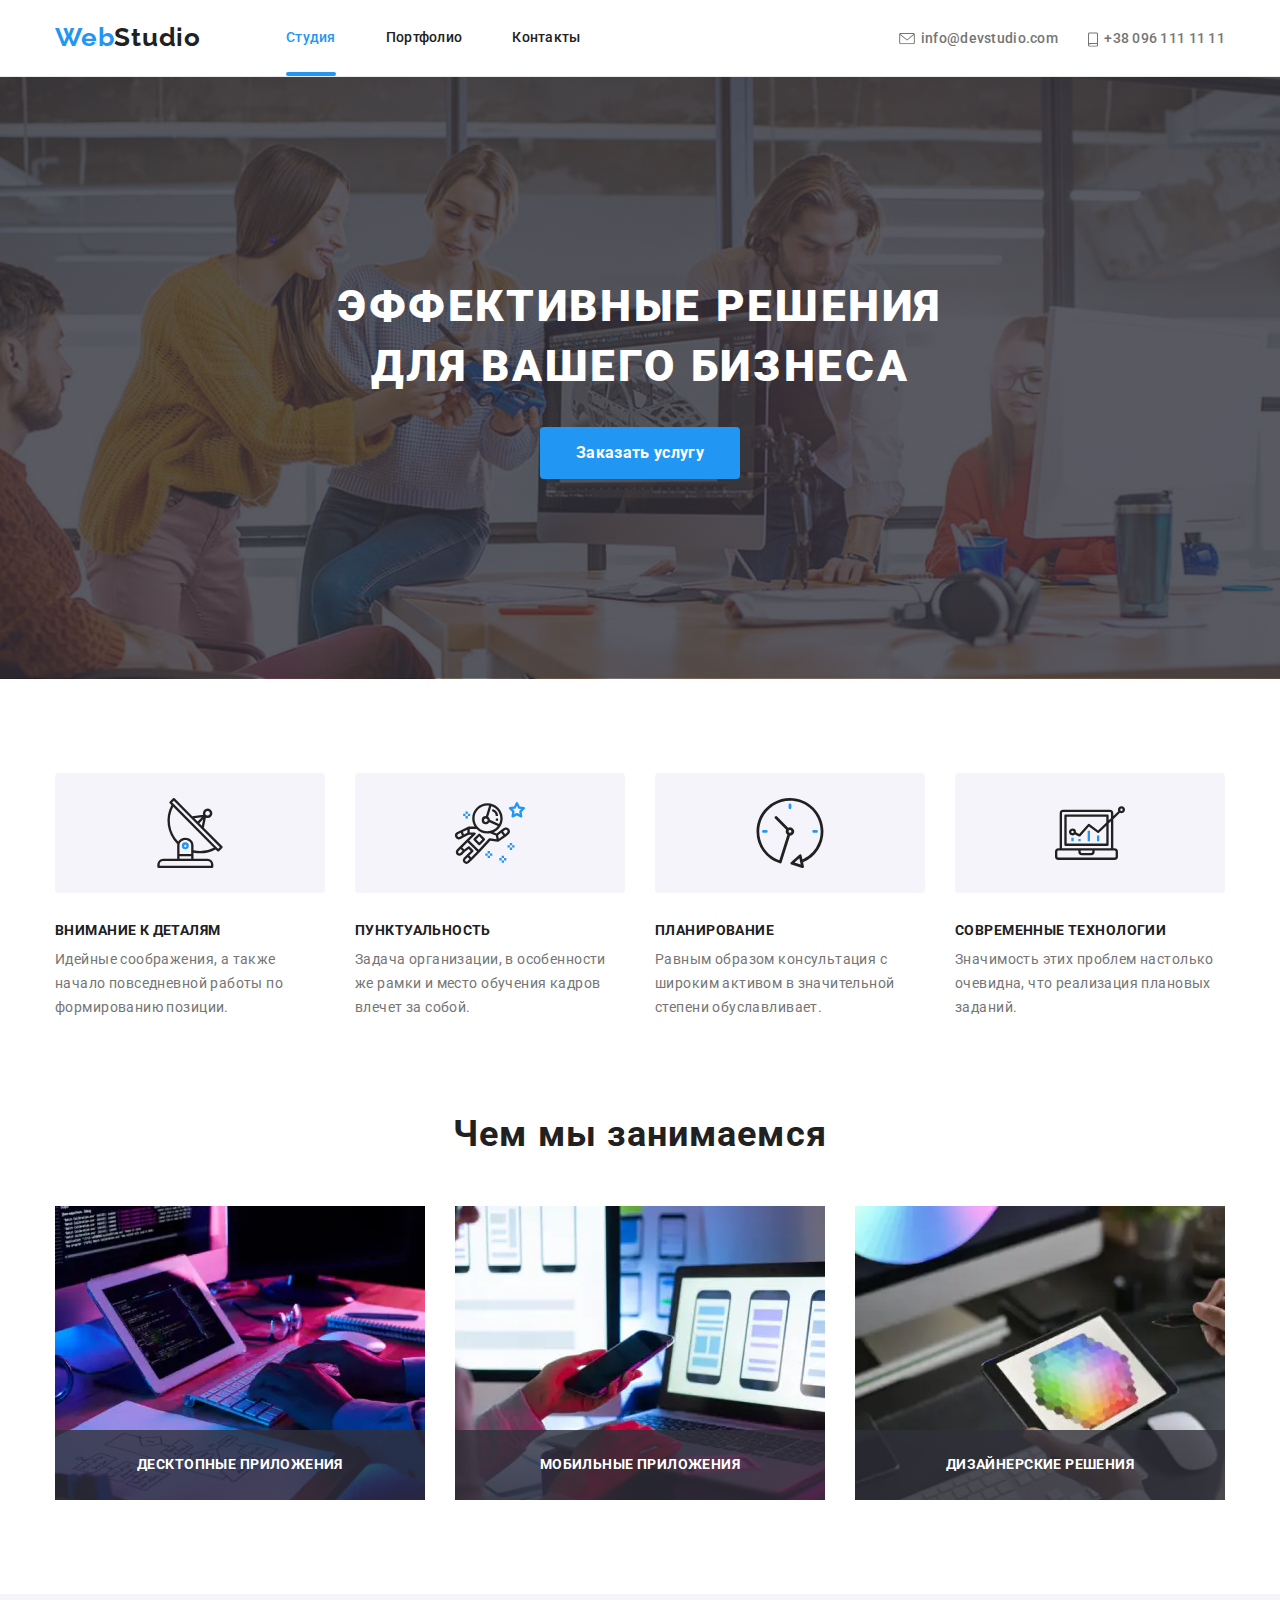
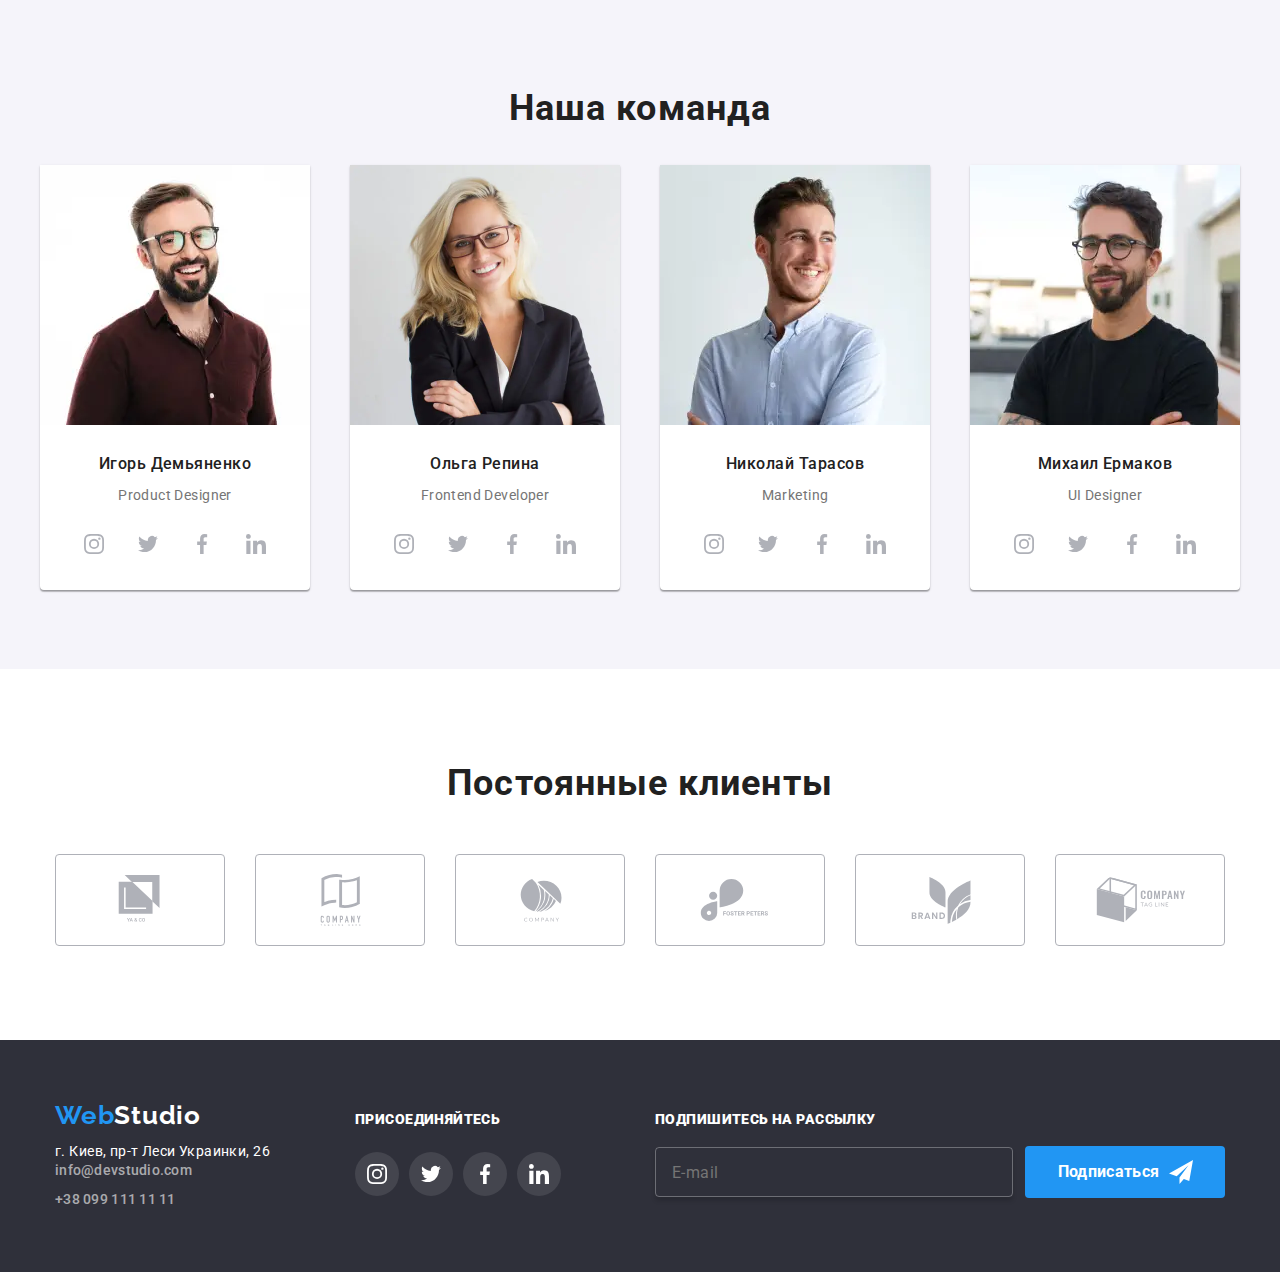
<file: index.html>
<!DOCTYPE html>
<html lang="ru">
  <head>
    <meta charset="UTF-8" />
    <meta name="viewport" content="width=device-width, initial-scale=1.0" />
    <title>Web Studio</title>
    <link
      href="https://fonts.googleapis.com/css2?family=Raleway:wght@700&family=Roboto:wght@400;500;700;900&display=swap"
      rel="stylesheet"
    />
    <link rel="stylesheet" href="./css/main.min.css" />
  </head>
  <body class="body" data-body>
    <!-- Шапка сайта -->
    <header class="header">
      <div class="page-header container">
        <nav class="nav">
          <a href="/index.html" class="logo"
            ><span class="element">Web</span>Studio</a
          >
          <button
            type="button"
            class="menu-button"
            aria-expanded="false"
            data-menu-button
          >
            <svg
              class="svg-menu"
              width="40"
              height="40"
              aria-label="menu switch"
            >
              <use
                class="icon-menu"
                href="./images/menu-sprite.svg#menu-menu"
              ></use>
              <use
                class="icon-close"
                href="./images/menu-sprite.svg#menu-close"
              ></use>
            </svg>
          </button>
          <div class="menu-container" data-menu>
            <ul class="site-nav list">
              <li class="item current">
                <a href="./index.html" class="link current">Студия</a>
              </li>
              <li class="item">
                <a href="./portfolio.html" class="link">Портфолио</a>
              </li>
              <li class="item"><a href="" class="link">Контакты</a></li>
            </ul>
            <ul class="cont-nav list">
              <li class="item">
                <a href="mailto:info@devstudio.com" class="cont-nav__link">
                  <svg class="cont-nav__icon" width="16" height="11.2">
                    <use href="./images/sprite.svg#iconmail"></use>
                  </svg>
                  info@devstudio.com
                </a>
              </li>
              <li class="item">
                <a href="tel:+380961111111" class="cont-nav__link">
                  <svg class="cont-nav__icon" width="10" height="15">
                    <use href="./images/sprite.svg#iconphone"></use>
                  </svg>
                  +38 096 111 11 11
                </a>
              </li>
            </ul>
          </div>
        </nav>
      </div>
    </header>
    <main>
      <!-- Герой -->
      <section class="hero">
        <div class="container">
          <h1 class="hero-title">
            эффективные решения<br />для вашего бизнеса
          </h1>
          <button class="button centered" data-modal-open>
            Заказать услугу
          </button>
        </div>
      </section>
      <!-- Преимущества -->
      <section class="section no-padding">
        <div class="container">
          <h2 class="section-title visually-hidden">Наши преимущества</h2>
          <ul class="feature-list list">
            <li class="item antenna">
              <h3 class="title">Внимание к деталям</h3>
              <p>
                Идейные соображения, а также начало повседневной работы по
                формированию позиции.
              </p>
            </li>
            <li class="item clock">
              <h3 class="title">Пунктуальность</h3>
              <p>
                Задача организации, в особенности же рамки и место обучения
                кадров влечет за собой.
              </p>
            </li>
            <li class="item diagram">
              <h3 class="title">Планирование</h3>
              <p>
                Равным образом консультация с широким активом в значительной
                степени обуславливает.
              </p>
            </li>
            <li class="item astronaut">
              <h3 class="title">Современные технологии</h3>
              <p>
                Значимость этих проблем настолько очевидна, что реализация
                плановых заданий.
              </p>
            </li>
          </ul>
        </div>
      </section>
      <!-- Чем мы занимаемся -->
      <section class="section no-display">
        <div class="container">
          <h2 class="section-title">Чем мы занимаемся</h2>
          <ul class="work list">
            <li class="item">
              <a href="">
                <picture>
                  <source
                    srcset="
                      ./images/work/desktop/desktop.webp    370w,
                      ./images/work/desktop/desktop@2x.webp 740w
                    "
                    sizes="370px"
                    type="image/webp"
                  />
                  <img
                    srcset="
                      ./images/work/desktop/desktop.webp    370w,
                      ./images/work/desktop/desktop@2x.webp 740w
                    "
                    sizes="370px"
                    src="./images/work/desktop/desktop.jpg"
                    alt="ноутбук"
                  />
                </picture>
                <h3 class="title">Десктопные приложения</h3>
              </a>
            </li>
            <li class="item">
              <a href="">
                <picture>
                  <source
                    srcset="
                      ./images/work/phone/phone.webp    370w,
                      ./images/work/phone/phone@2x.webp 740w
                    "
                    sizes="370px"
                    type="image/webp"
                  />
                  <img
                    srcset="
                      ./images/work/phone/phone.webp    370w,
                      ./images/work/phone/phone@2x.webp 740w
                    "
                    sizes="370px"
                    src="./images/work/phone/phone.jpg"
                    alt="телефон"
                  />
                </picture>
                <h3 class="title">Мобильные приложения</h3>
              </a>
            </li>
            <li class="item">
              <a href="">
                <picture>
                  <source
                    srcset="
                      ./images/work/design/design.webp    370w,
                      ./images/work/design/design@2x.webp 740w
                    "
                    sizes="370px"
                    type="image/webp"
                  />
                  <img
                    srcset="
                      ./images/work/design/design.webp    370w,
                      ./images/work/design/design@2x.webp 740w
                    "
                    sizes="370px"
                    src="./images/work/design/design.jpg"
                    alt="дизайн"
                  />
                </picture>
                <h3 class="title">Дизайнерские решения</h3>
              </a>
            </li>
          </ul>
        </div>
      </section>
      <!-- Наша команда -->
      <section class="section alt-bg-color">
        <div class="container">
          <h2 class="section-title">Наша команда</h2>
          <ul class="team list">
            <li class="card">
              <picture>
                <source
                  srcset="
                    ./images/team/igor/igor-mobile.webp    450w,
                    ./images/team/igor/igor-mobile@2x.webp 900w,
                    ./images/team/igor/igor-tablet.webp    354w,
                    ./images/team/igor/igor-tablet@2x.webp 708w,
                    ./images/team/igor/igor-laptop.webp    270w,
                    ./images/team/igor/igor-laptop@2x.webp 540w
                  "
                  type="image/webp"
                  sizes="(min-width: 1230px) 270px, (min-width: 768px) 354px, 450px"
                />
                <img
                  srcset="
                    ./images/team/igor/igor-mobile.jpg    450w,
                    ./images/team/igor/igor-mobile@2x.jpg 900w,
                    ./images/team/igor/igor-tablet.jpg    354w,
                    ./images/team/igor/igor-tablet@2x.jpg 708w,
                    ./images/team/igor/igor-laptop.jpg    270w,
                    ./images/team/igor/igor-laptop@2x.jpg 540w
                  "
                  src="./images/team/igor/igor-mobile.jpg"
                  class="team-img"
                  alt="Игорь Демьяненко"
                  sizes="(min-width: 1230px) 270px, (min-width: 768px) 354px, 450px"
                />
              </picture>
              <h3 class="team-title">Игорь Демьяненко</h3>
              <p class="team-special">Product Designer</p>
              <ul class="social-list">
                <li class="social-item">
                  <a
                    href="https://www.instagram.com/"
                    class="social-link instagram"
                    target="_blank"
                    aria-label="ссылка на instagram"
                  >
                    <svg class="social-icon" width="20" height="20">
                      <use href="./images/sprite.svg#iconinstagram"></use>
                    </svg>
                  </a>
                </li>
                <li class="social-item">
                  <a
                    href="https://www.twitter.com/"
                    class="social-link twitter"
                    target="_blank"
                    aria-label="ссылка на twitter"
                    ><svg class="social-icon" width="20" height="20">
                      <use href="./images/sprite.svg#icontwitter"></use>
                    </svg>
                  </a>
                </li>
                <li class="social-item">
                  <a
                    href="https://www.facebook.com/"
                    class="social-link facebook"
                    target="_blank"
                    aria-label="ссылка на facebook"
                  >
                    <svg class="social-icon" width="20" height="20">
                      <use href="./images/sprite.svg#iconfacebook"></use>
                    </svg>
                  </a>
                </li>
                <li class="social-item">
                  <a
                    href="https://www.linkedin.com/"
                    class="social-link linkedin"
                    target="_blank"
                    aria-label="ссылка на linkedin"
                    ><svg class="social-icon" width="20" height="20">
                      <use href="./images/sprite.svg#iconlinkedin"></use>
                    </svg>
                  </a>
                </li>
              </ul>
            </li>
            <li class="card">
              <picture>
                <source
                  srcset="
                    ./images/team/olga/olga-mobile.webp    450w,
                    ./images/team/olga/olga-mobile@2x.webp 900w,
                    ./images/team/olga/olga-tablet.webp    354w,
                    ./images/team/olga/olga-tablet@2x.webp 708w,
                    ./images/team/olga/olga-laptop.webp    270w,
                    ./images/team/olga/olga-laptop@2x.webp 540w
                  "
                  type="image/webp"
                  sizes="(min-width: 1230px) 270px, (min-width: 768px) 354px, 450px"
                />
                <img
                  srcset="
                    ./images/team/olga/olga-mobile.jpg    450w,
                    ./images/team/olga/olga-mobile@2x.jpg 900w,
                    ./images/team/olga/olga-tablet.jpg    354w,
                    ./images/team/olga/olga-tablet@2x.jpg 708w,
                    ./images/team/olga/olga-laptop.jpg    270w,
                    ./images/team/olga/olga-laptop@2x.jpg 540w
                  "
                  src="./images/team/olga/olga-mobile.jpg"
                  class="team-img"
                  alt="Ольга Репина"
                  sizes="(min-width: 1230px) 270px, (min-width: 768px) 354px, 450px"
                />
              </picture>
              <h3 class="team-title">Ольга Репина</h3>
              <p class="team-special">Frontend Developer</p>
              <ul class="social-list">
                <li class="social-item">
                  <a
                    href="https://www.instagram.com/"
                    class="social-link instagram"
                    target="_blank"
                    aria-label="ссылка на instagram"
                  >
                    <svg class="social-icon" width="20" height="20">
                      <use href="./images/sprite.svg#iconinstagram"></use>
                    </svg>
                  </a>
                </li>
                <li class="social-item">
                  <a
                    href="https://www.twitter.com/"
                    class="social-link twitter"
                    target="_blank"
                    aria-label="ссылка на twitter"
                    ><svg class="social-icon" width="20" height="20">
                      <use href="./images/sprite.svg#icontwitter"></use>
                    </svg>
                  </a>
                </li>
                <li class="social-item">
                  <a
                    href="https://www.facebook.com/"
                    class="social-link facebook"
                    target="_blank"
                    aria-label="ссылка на facebook"
                  >
                    <svg class="social-icon" width="20" height="20">
                      <use href="./images/sprite.svg#iconfacebook"></use>
                    </svg>
                  </a>
                </li>
                <li class="social-item">
                  <a
                    href="https://www.linkedin.com/"
                    class="social-link linkedin"
                    target="_blank"
                    aria-label="ссылка на linkedin"
                    ><svg class="social-icon" width="20" height="20">
                      <use href="./images/sprite.svg#iconlinkedin"></use>
                    </svg>
                  </a>
                </li>
              </ul>
            </li>
            <li class="card">
              <picture>
                <source
                  srcset="
                    ./images/team/nick/nick-mobile.webp    450w,
                    ./images/team/nick/nick-mobile@2x.webp 900w,
                    ./images/team/nick/nick-tablet.webp    354w,
                    ./images/team/nick/nick-tablet@2x.webp 708w,
                    ./images/team/nick/nick-laptop.webp    270w,
                    ./images/team/nick/nick-laptop@2x.webp 540w
                  "
                  type="image/webp"
                  sizes="(min-width: 1230px) 270px, (min-width: 768px) 354px, 450px"
                />
                <img
                  srcset="
                    ./images/team/nick/nick-mobile.jpg    450w,
                    ./images/team/nick/nick-mobile@2x.jpg 900w,
                    ./images/team/nick/nick-tablet.jpg    354w,
                    ./images/team/nick/nick-tablet@2x.jpg 708w,
                    ./images/team/nick/nick-laptop.jpg    270w,
                    ./images/team/nick/nick-laptop@2x.jpg 540w
                  "
                  src="./images/team/nick/nick-mobile.jpg"
                  class="team-img"
                  alt="Николай Тарасов"
                  sizes="(min-width: 1230px) 270px, (min-width: 768px) 354px, 450px"
                />
              </picture>
              <h3 class="team-title">Николай Тарасов</h3>
              <p class="team-special">Marketing</p>
              <ul class="social-list">
                <li class="social-item">
                  <a
                    href="https://www.instagram.com/"
                    class="social-link instagram"
                    target="_blank"
                    aria-label="ссылка на instagram"
                  >
                    <svg class="social-icon" width="20" height="20">
                      <use href="./images/sprite.svg#iconinstagram"></use>
                    </svg>
                  </a>
                </li>
                <li class="social-item">
                  <a
                    href="https://www.twitter.com/"
                    class="social-link twitter"
                    target="_blank"
                    aria-label="ссылка на twitter"
                    ><svg class="social-icon" width="20" height="20">
                      <use href="./images/sprite.svg#icontwitter"></use>
                    </svg>
                  </a>
                </li>
                <li class="social-item">
                  <a
                    href="https://www.facebook.com/"
                    class="social-link facebook"
                    target="_blank"
                    aria-label="ссылка на facebook"
                  >
                    <svg class="social-icon" width="20" height="20">
                      <use href="./images/sprite.svg#iconfacebook"></use>
                    </svg>
                  </a>
                </li>
                <li class="social-item">
                  <a
                    href="https://www.linkedin.com/"
                    class="social-link linkedin"
                    target="_blank"
                    aria-label="ссылка на linkedin"
                    ><svg class="social-icon" width="20" height="20">
                      <use href="./images/sprite.svg#iconlinkedin"></use>
                    </svg>
                  </a>
                </li>
              </ul>
            </li>
            <li class="card">
              <picture>
                <source
                  srcset="
                    ./images/team/misha/misha-mobile.webp    450w,
                    ./images/team/misha/misha-mobile@2x.webp 900w,
                    ./images/team/misha/misha-tablet.webp    354w,
                    ./images/team/misha/misha-tablet@2x.webp 708w,
                    ./images/team/misha/misha-laptop.webp    270w,
                    ./images/team/misha/misha-laptop@2x.webp 540w
                  "
                  type="image/webp"
                  sizes="(min-width: 1230px) 270px, (min-width: 768px) 354px, 450px"
                />
                <img
                  srcset="
                    ./images/team/misha/misha-mobile.jpg    450w,
                    ./images/team/misha/misha-mobile@2x.jpg 900w,
                    ./images/team/misha/misha-tablet.jpg    354w,
                    ./images/team/misha/misha-tablet@2x.jpg 708w,
                    ./images/team/misha/misha-laptop.jpg    270w,
                    ./images/team/misha/misha-laptop@2x.jpg 540w
                  "
                  src="./images/team/misha/misha-mobile.jpg"
                  class="team-img"
                  alt="Михаил Ермаков"
                  sizes="(min-width: 1230px) 270px, (min-width: 768px) 354px, 450px"
                />
              </picture>
              <h3 class="team-title">Михаил Ермаков</h3>
              <p class="team-special">UI Designer</p>
              <ul class="social-list">
                <li class="social-item">
                  <a
                    href="https://www.instagram.com/"
                    class="social-link instagram"
                    target="_blank"
                    aria-label="ссылка на instagram"
                  >
                    <svg class="social-icon" width="20" height="20">
                      <use href="./images/sprite.svg#iconinstagram"></use>
                    </svg>
                  </a>
                </li>
                <li class="social-item">
                  <a
                    href="https://www.twitter.com/"
                    class="social-link twitter"
                    target="_blank"
                    aria-label="ссылка на twitter"
                    ><svg class="social-icon" width="20" height="20">
                      <use href="./images/sprite.svg#icontwitter"></use>
                    </svg>
                  </a>
                </li>
                <li class="social-item">
                  <a
                    href="https://www.facebook.com/"
                    class="social-link facebook"
                    target="_blank"
                    aria-label="ссылка на facebook"
                  >
                    <svg class="social-icon" width="20" height="20">
                      <use href="./images/sprite.svg#iconfacebook"></use>
                    </svg>
                  </a>
                </li>
                <li class="social-item">
                  <a
                    href="https://www.linkedin.com/"
                    class="social-link linkedin"
                    target="_blank"
                    aria-label="ссылка на linkedin"
                    ><svg class="social-icon" width="20" height="20">
                      <use href="./images/sprite.svg#iconlinkedin"></use>
                    </svg>
                  </a>
                </li>
              </ul>
            </li>
          </ul>
        </div>
      </section>
      <!-- Постоянные клиенты -->
      <section class="section">
        <div class="container">
          <h2 class="section-title">Постоянные клиенты</h2>
          <ul class="clients list">
            <li class="item">
              <a
                href=""
                class="clients-link"
                aria-label="ссылка на сайт клиента"
              >
                <svg class="clients-icon" width="170" height="90">
                  <use href="./images/sprite-clients.svg#client1"></use>
                </svg>
              </a>
            </li>
            <li class="item">
              <a
                href=""
                class="clients-link"
                aria-label="ссылка на сайт клиента"
              >
                <svg class="clients-icon" width="170" height="90">
                  <use href="./images/sprite-clients.svg#client2"></use>
                </svg>
              </a>
            </li>
            <li class="item">
              <a
                href=""
                class="clients-link"
                aria-label="ссылка на сайт клиента"
              >
                <svg class="clients-icon" width="170" height="90">
                  <use href="./images/sprite-clients.svg#client3"></use>
                </svg>
              </a>
            </li>
            <li class="item">
              <a
                href=""
                class="clients-link"
                aria-label="ссылка на сайт клиента"
              >
                <svg class="clients-icon" width="170" height="90">
                  <use href="./images/sprite-clients.svg#client4"></use>
                </svg>
              </a>
            </li>
            <li class="item">
              <a
                href=""
                class="clients-link"
                aria-label="ссылка на сайт клиента"
              >
                <svg class="clients-icon" width="170" height="90">
                  <use href="./images/sprite-clients.svg#client5"></use>
                </svg>
              </a>
            </li>
            <li class="item">
              <a
                href=""
                class="clients-link"
                aria-label="ссылка на сайт клиента"
              >
                <svg class="clients-icon" width="170" height="90">
                  <use href="./images/sprite-clients.svg#client6"></use>
                </svg>
              </a>
            </li>
          </ul>
        </div>
      </section>
      <!-- Модалка -->
      <div class="backdrop is-hidden" data-modal>
        <div class="modal">
          <button class="modal-button" data-modal-close>
            <svg class="modal-icon" width="11" height="11">
              <use href="./images/modal-sprite.svg#modalclose"></use>
            </svg>
          </button>
          <p class="modal-title">Оставьте свои данные, мы вам перезвоним</p>
          <form action="#" class="modal-form" id="modal-form">
            <div class="form-field">
              <input
                class="form-input"
                type="text"
                name="name"
                id="name"
                placeholder=" "
              />
              <label class="form-label" for="name">Имя</label>
              <svg class="modal-svg" width="18px" height="18">
                <use href="./images/modal-sprite.svg#modalperson"></use>
              </svg>
            </div>
            <div class="form-field">
              <input
                class="form-input"
                type="tel"
                name="tel"
                id="tel"
                placeholder=" "
              />
              <label class="form-label" for="tel">Телефон</label>
              <svg class="modal-svg" width="18px" height="18">
                <use href="./images/modal-sprite.svg#modalphone"></use>
              </svg>
            </div>
            <div class="form-field">
              <input
                class="form-input"
                type="email"
                name="email"
                id="email"
                placeholder=" "
              />
              <label class="form-label" for="email">Почта</label>
              <svg class="modal-svg" width="18px" height="18">
                <use href="./images/modal-sprite.svg#modalemail"></use>
              </svg>
            </div>
            <div class="comment-field">
              <textarea
                class="comment"
                name="comment"
                id="comment"
                cols="30"
                rows="10"
                placeholder=" "
              ></textarea>
              <label class="comment-label" for="comment">Комментарий</label>
            </div>
            <label class="form-field sending">
              <input class="checkbox" type="checkbox" value="agree" />
              <svg class="checkbox-svg" width="16" height="15">
                <use href="./images/modal-sprite.svg#modalrectangle"></use>
              </svg>
              Соглашаюсь с рассылкой и принимаю
              <a href="" target="blank" class="modal-link">Условия договора</a>
            </label>
            <button type="submit" class="button">
              Отправить
            </button>
          </form>
        </div>
      </div>
    </main>
    <!-- Подвал сайта -->
    <footer class="footer">
      <div class="container page-footer">
        <div class="footer-box centered">
          <a href="/index.html" class="logo footer"
            ><span class="element">Web</span>Studio</a
          >
          <address>
            г. Киев, пр-т Леси Украинки, 26
            <a href="mailto:info@devstudio.com" class="cont-nav__link link"
              >info@devstudio.com</a
            >
            <a href="tel:+380991111111" class="cont-nav__link li"
              >+38 099 111 11 11</a
            >
          </address>
        </div>
        <div class="footer-box">
          <p class="title"><b>присоединяйтесь</b></p>
          <ul class="social-list">
            <li class="social-item">
              <a href="" class="social-link" aria-label="ссылка на instagram">
                <svg class="icon" width="20" height="20">
                  <use href="./images/sprite.svg#iconinstagram"></use>
                </svg>
              </a>
            </li>
            <li class="social-item">
              <a
                href=""
                class="social-link twitter"
                aria-label="ссылка на twitter"
              >
                <svg class="icon" width="20" height="20">
                  <use href="./images/sprite.svg#icontwitter"></use>
                </svg>
              </a>
            </li>
            <li class="social-item">
              <a
                href=""
                class="social-link facebook"
                aria-label="ссылка на facebook"
              >
                <svg class="icon" width="20" height="20">
                  <use href="./images/sprite.svg#iconfacebook"></use>
                </svg>
              </a>
            </li>
            <li class="social-item">
              <a
                href=""
                class="social-link linkedin"
                aria-label="ссылка на linkedin"
              >
                <svg class="icon" width="20" height="20">
                  <use href="./images/sprite.svg#iconlinkedin"></use>
                </svg>
              </a>
            </li>
          </ul>
        </div>
        <div class="sign">
          <p class="title"><b>Подпишитесь на рассылку</b></p>
          <form action="#" class="sign-form" id="sign-form">
            <input
              type="email"
              placeholder="E-mail"
              name="email"
              required="required"
              id="sign-email"
            />
            <button class="button secondary" type="submit">
              Подписаться
            </button>
          </form>
        </div>
      </div>
    </footer>
    <script src="./js/modal.js"></script>
    <script>
      (() => {
        document.querySelector(".sign-form").addEventListener("submit", (e) => {
          e.preventDefault();

          new FormData(e.currentTarget).forEach((value, name) =>
            console.log(`${name}: ${value}`)
          );

          e.currentTarget.reset();
        });
      })();
    </script>
    <script>
      (() => {
        document
          .querySelector(".modal-form")
          .addEventListener("submit", (e) => {
            e.preventDefault();

            new FormData(e.currentTarget).forEach((value, name) =>
              console.log(`${name}: ${value}`)
            );

            e.currentTarget.reset();
          });
      })();
    </script>
    <script src="./js/menu.js"></script>
  </body>
</html>
</file>
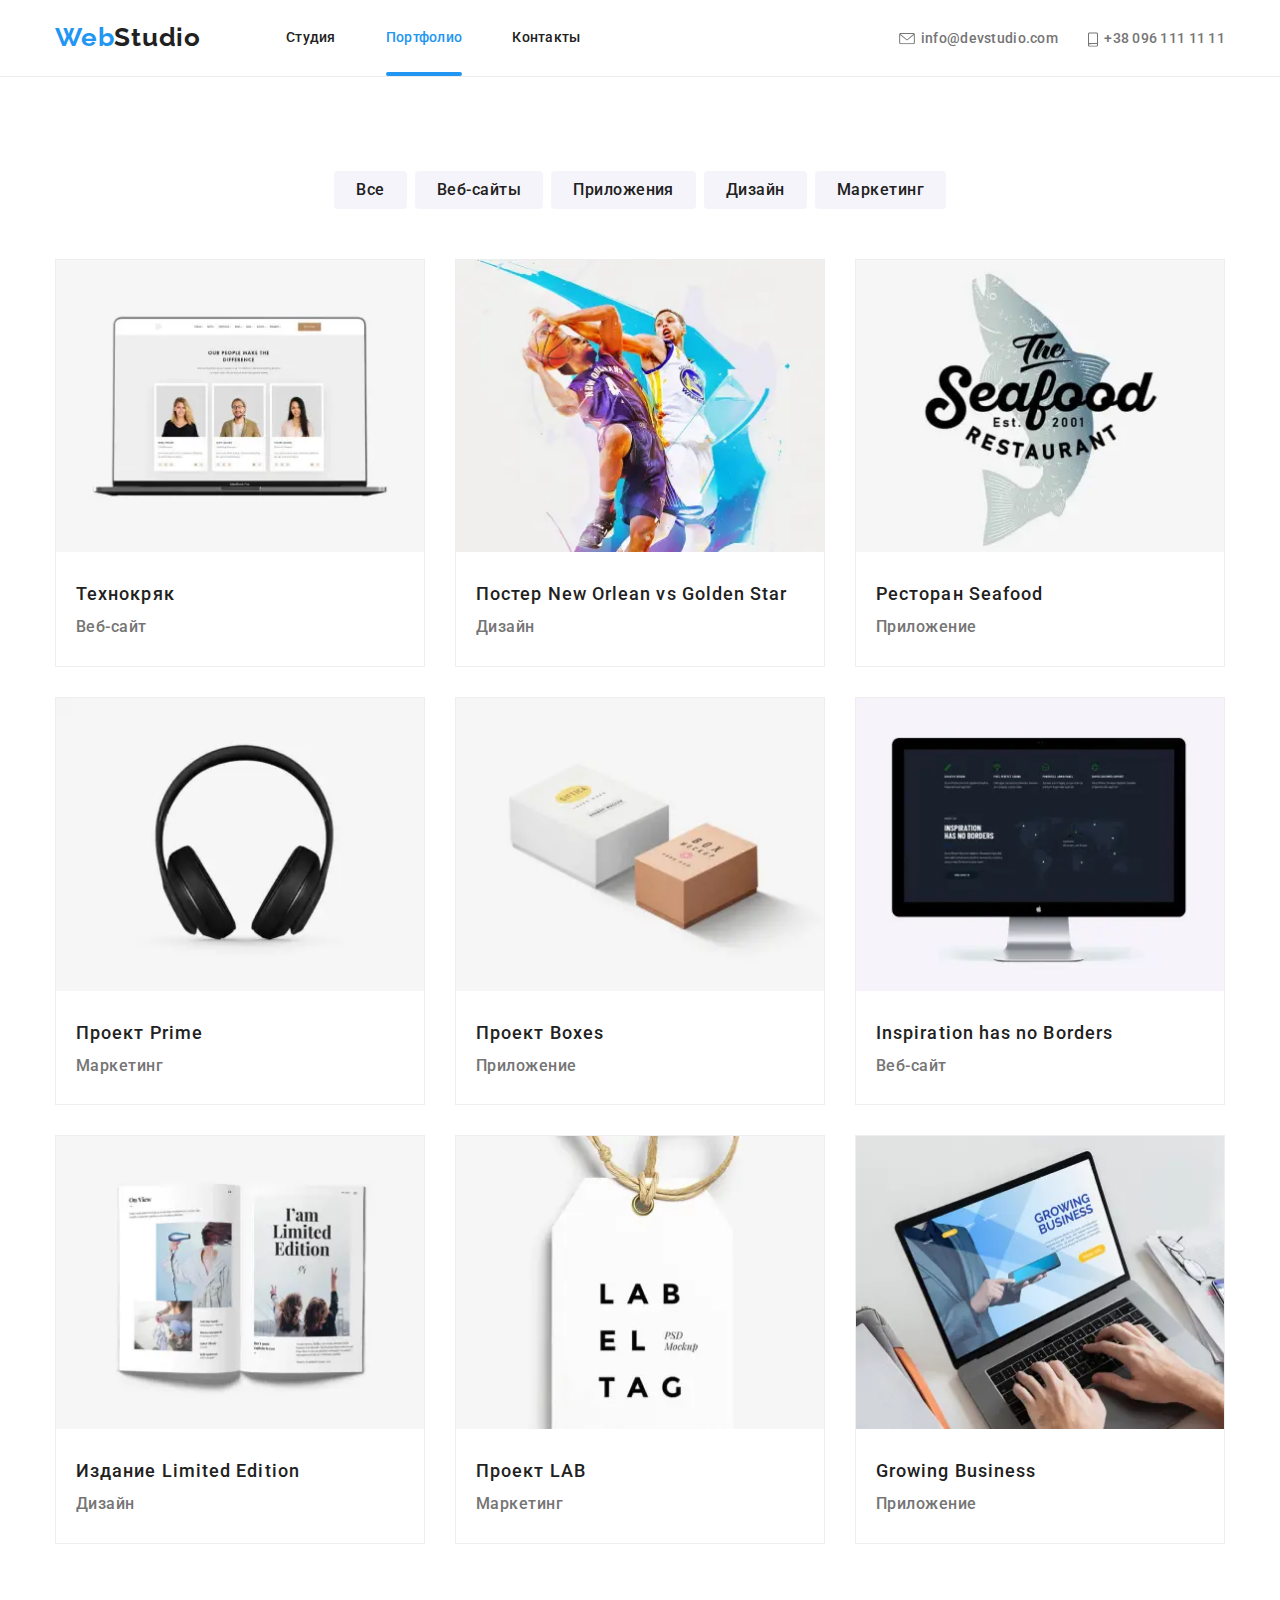
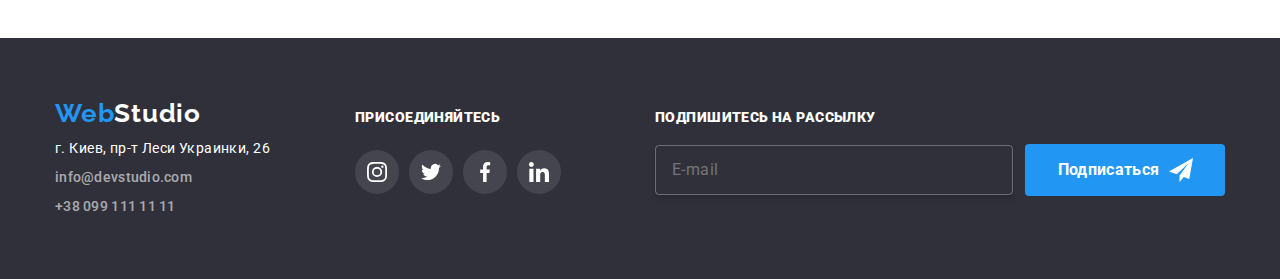
<file: portfolio.html>
<!DOCTYPE html>
<html lang="ru">
  <head>
    <meta charset="UTF-8" />
    <meta name="viewport" content="width=device-width, initial-scale=1.0" />
    <title>Портфолио</title>
    <link
      href="https://fonts.googleapis.com/css2?family=Raleway:wght@700&family=Roboto:wght@400;500;700;900&display=swap"
      rel="stylesheet"
    />
    <link rel="stylesheet" href="./css/main.min.css" />
  </head>
  <body>
    <!-- Шапка сайта -->
    <header class="header">
      <div class="page-header container">
        <nav class="nav">
          <a href="/index.html" class="logo"
            ><span class="element">Web</span>Studio</a
          >
          <button
            type="button"
            class="menu-button"
            aria-expanded="false"
            data-menu-button
          >
            <svg
              class="svg-menu"
              width="40"
              height="40"
              aria-label="menu switch"
            >
              <use
                class="icon-menu"
                href="./images/menu-sprite.svg#menu-menu"
              ></use>
              <use
                class="icon-close"
                href="./images/menu-sprite.svg#menu-close"
              ></use>
            </svg>
          </button>
          <div class="menu-container" data-menu>
            <ul class="site-nav list">
              <li class="item current">
                <a href="./index.html" class="link">Студия</a>
              </li>
              <li class="item">
                <a href="./portfolio.html" class="link current">Портфолио</a>
              </li>
              <li class="item"><a href="" class="link">Контакты</a></li>
            </ul>
            <ul class="cont-nav list">
              <li class="item">
                <a href="mailto:info@devstudio.com" class="cont-nav__link">
                  <svg class="cont-nav__icon" width="16" height="11.2">
                    <use href="./images/sprite.svg#iconmail"></use>
                  </svg>
                  info@devstudio.com
                </a>
              </li>
              <li class="item">
                <a href="tel:+380961111111" class="cont-nav__link">
                  <svg class="cont-nav__icon" width="10" height="15">
                    <use href="./images/sprite.svg#iconphone"></use>
                  </svg>
                  +38 096 111 11 11
                </a>
              </li>
            </ul>
          </div>
        </nav>
      </div>
    </header>
    <main>
      <section class="section" id="filter-section">
        <div class="container">
          <h1 class="visually-hidden">Портфолио</h1>
          <ul class="filter list">
            <li class="item">
              <button type="button" class="button primary">Все</button>
            </li>
            <li class="item">
              <button type="button" class="button primary">Веб-сайты</button>
            </li>
            <li class="item">
              <button type="button" class="button primary">Приложения</button>
            </li>
            <li class="item">
              <button type="button" class="button primary">Дизайн</button>
            </li>
            <li class="item">
              <button type="button" class="button primary">Маркетинг</button>
            </li>
          </ul>
          <ul class="portfolio list">
            <li class="element">
              <a href="" class="link">
                <div class="thumb">
                  <picture>
                    <source
                      srcset="
                        ./images/portfolio/img1/img1-mobile.webp    450w,
                        ./images/portfolio/img1/img1-mobile@2x.webp 900w,
                        ./images/portfolio/img1/img1-tablet.webp    354w,
                        ./images/portfolio/img1/img1-tablet@2x.webp 708w,
                        ./images/portfolio/img1/img1-laptop.webp    370w,
                        ./images/portfolio/img1/img1-laptop@2x.webp 740w
                      "
                      type="image/webp"
                      sizes="(min-width: 1230px) 370px, (min-width: 768px) 354px, 450px"
                    />
                    <img
                      srcset="
                        ./images/portfolio/img1/img1-mobile.jpg    450w,
                        ./images/portfolio/img1/img1-mobile@2x.jpg 900w,
                        ./images/portfolio/img1/img1-tablet.jpg    354w,
                        ./images/portfolio/img1/img1-tablet@2x.jpg 708w,
                        ./images/portfolio/img1/img1-laptop.jpg    370w,
                        ./images/portfolio/img1/img1-laptop@2x.jpg 740w
                      "
                      src="./images/portfolio/img1/img1-mobile.jpg "
                      alt="ноутбук"
                      sizes="(min-width: 1230px) 370px, (min-width: 768px) 354px, 450px"
                    />
                  </picture>
                  <p class="description">
                    Технокряк это современная площадка распространения
                    коронавируса. Компании используют эту платформу для
                    цифрового шпионажа и атак на защищённые сервера конкурентов.
                  </p>
                </div>
                <div class="thumb-title">
                  <h2 class="title">Технокряк</h2>
                  <p class="text">Веб-сайт</p>
                </div>
              </a>
            </li>
            <li class="element">
              <a href="" class="link">
                <div class="thumb">
                  <picture>
                    <source
                      srcset="
                        ./images/portfolio/img2/img2-mobile.webp    450w,
                        ./images/portfolio/img2/img2-mobile@2x.webp 900w,
                        ./images/portfolio/img2/img2-tablet.webp    354w,
                        ./images/portfolio/img2/img2-tablet@2x.webp 708w,
                        ./images/portfolio/img2/img2-laptop.webp    370w,
                        ./images/portfolio/img2/img2-laptop@2x.webp 740w
                      "
                      type="image/webp"
                      sizes="(min-width: 1230px) 370px, (min-width: 768px) 354px, 450px"
                    />
                    <img
                      srcset="
                        ./images/portfolio/img2/img2-mobile.jpg    450w,
                        ./images/portfolio/img2/img2-mobile@2x.jpg 900w,
                        ./images/portfolio/img2/img2-tablet.jpg    354w,
                        ./images/portfolio/img2/img2-tablet@2x.jpg 708w,
                        ./images/portfolio/img2/img2-laptop.jpg    370w,
                        ./images/portfolio/img2/img2-laptop@2x.jpg 740w
                      "
                      src="./images/portfolio/img2/img2-mobile.jpg "
                      alt="2 баскетболиста"
                      sizes="(min-width: 1230px) 370px, (min-width: 768px) 354px, 450px"
                    />
                  </picture>
                  <p class="description">
                    Технокряк это современная площадка распространения
                    коронавируса. Компании используют эту платформу для
                    цифрового шпионажа и атак на защищённые сервера конкурентов.
                  </p>
                </div>
                <div class="thumb-title">
                  <h2 class="title">
                    Постер New Orlean vs Golden Star
                  </h2>
                  <p class="text">Дизайн</p>
                </div>
              </a>
            </li>
            <li class="element">
              <a href="" class="link">
                <div class="thumb">
                  <picture>
                    <source
                      srcset="
                        ./images/portfolio/img3/img3-mobile.webp    450w,
                        ./images/portfolio/img3/img3-mobile@2x.webp 900w,
                        ./images/portfolio/img3/img3-tablet.webp    354w,
                        ./images/portfolio/img3/img3-tablet@2x.webp 708w,
                        ./images/portfolio/img3/img3-laptop.webp    370w,
                        ./images/portfolio/img3/img3-laptop@2x.webp 740w
                      "
                      type="image/webp"
                      sizes="(min-width: 1230px) 370px, (min-width: 768px) 354px, 450px"
                    />
                    <img
                      srcset="
                        ./images/portfolio/img3/img3-mobile.jpg    450w,
                        ./images/portfolio/img3/img3-mobile@2x.jpg 900w,
                        ./images/portfolio/img3/img3-tablet.jpg    354w,
                        ./images/portfolio/img3/img3-tablet@2x.jpg 708w,
                        ./images/portfolio/img3/img3-laptop.jpg    370w,
                        ./images/portfolio/img3/img3-laptop@2x.jpg 740w
                      "
                      src="./images/portfolio/img3/img3-mobile.jpg "
                      alt="рыба"
                      sizes="(min-width: 1230px) 370px, (min-width: 768px) 354px, 450px"
                    />
                  </picture>
                  <p class="description">
                    Технокряк это современная площадка распространения
                    коронавируса. Компании используют эту платформу для
                    цифрового шпионажа и атак на защищённые сервера конкурентов.
                  </p>
                </div>
                <div class="thumb-title">
                  <h2 class="title">Ресторан Seafood</h2>
                  <p class="text">Приложение</p>
                </div>
              </a>
            </li>
            <li class="element">
              <a href="" class="link">
                <div class="thumb">
                  <picture>
                    <source
                      srcset="
                        ./images/portfolio/img4/img4-mobile.webp    450w,
                        ./images/portfolio/img4/img4-mobile@2x.webp 900w,
                        ./images/portfolio/img4/img4-tablet.webp    354w,
                        ./images/portfolio/img4/img4-tablet@2x.webp 708w,
                        ./images/portfolio/img4/img4-laptop.webp    370w,
                        ./images/portfolio/img4/img4-laptop@2x.webp 740w
                      "
                      type="image/webp"
                      sizes="(min-width: 1230px) 370px, (min-width: 768px) 354px, 450px"
                    />
                    <img
                      srcset="
                        ./images/portfolio/img4/img4-mobile.jpg    450w,
                        ./images/portfolio/img4/img4-mobile@2x.jpg 900w,
                        ./images/portfolio/img4/img4-tablet.jpg    354w,
                        ./images/portfolio/img4/img4-tablet@2x.jpg 708w,
                        ./images/portfolio/img4/img4-laptop.jpg    370w,
                        ./images/portfolio/img4/img4-laptop@2x.jpg 740w
                      "
                      src="./images/portfolio/img4/img4-mobile.jpg "
                      alt="наушники"
                      sizes="(min-width: 1230px) 370px, (min-width: 768px) 354px, 450px"
                    />
                  </picture>
                  <p class="description">
                    Технокряк это современная площадка распространения
                    коронавируса. Компании используют эту платформу для
                    цифрового шпионажа и атак на защищённые сервера конкурентов.
                  </p>
                </div>
                <div class="thumb-title">
                  <h2 class="title">Проект Prime</h2>
                  <p class="text">Маркетинг</p>
                </div>
              </a>
            </li>
            <li class="element">
              <a href="" class="link">
                <div class="thumb">
                  <picture>
                    <source
                      srcset="
                        ./images/portfolio/img5/img5-mobile.webp    450w,
                        ./images/portfolio/img5/img5-mobile@2x.webp 900w,
                        ./images/portfolio/img5/img5-tablet.webp    354w,
                        ./images/portfolio/img5/img5-tablet@2x.webp 708w,
                        ./images/portfolio/img5/img5-laptop.webp    370w,
                        ./images/portfolio/img5/img5-laptop@2x.webp 740w
                      "
                      type="image/webp"
                      sizes="(min-width: 1230px) 370px, (min-width: 768px) 354px, 450px"
                    />
                    <img
                      srcset="
                        ./images/portfolio/img5/img5-mobile.jpg    450w,
                        ./images/portfolio/img5/img5-mobile@2x.jpg 900w,
                        ./images/portfolio/img5/img5-tablet.jpg    354w,
                        ./images/portfolio/img5/img5-tablet@2x.jpg 708w,
                        ./images/portfolio/img5/img5-laptop.jpg    370w,
                        ./images/portfolio/img5/img5-laptop@2x.jpg 740w
                      "
                      src="./images/portfolio/img5/img5-mobile.jpg "
                      alt="2 коробки"
                      sizes="(min-width: 1230px) 370px, (min-width: 768px) 354px, 450px"
                    />
                  </picture>
                  <p class="description">
                    Технокряк это современная площадка распространения
                    коронавируса. Компании используют эту платформу для
                    цифрового шпионажа и атак на защищённые сервера конкурентов.
                  </p>
                </div>
                <div class="thumb-title">
                  <h2 class="title">Проект Boxes</h2>
                  <p class="text">Приложение</p>
                </div>
              </a>
            </li>
            <li class="element">
              <a href="" class="link">
                <div class="thumb">
                  <picture>
                    <source
                      srcset="
                        ./images/portfolio/img6/img6-mobile.webp    450w,
                        ./images/portfolio/img6/img6-mobile@2x.webp 900w,
                        ./images/portfolio/img6/img6-tablet.webp    354w,
                        ./images/portfolio/img6/img6-tablet@2x.webp 708w,
                        ./images/portfolio/img6/img6-laptop.webp    370w,
                        ./images/portfolio/img6/img6-laptop@2x.webp 740w
                      "
                      type="image/webp"
                      sizes="(min-width: 1230px) 370px, (min-width: 768px) 354px, 450px"
                    />
                    <img
                      srcset="
                        ./images/portfolio/img6/img6-mobile.jpg    450w,
                        ./images/portfolio/img6/img6-mobile@2x.jpg 900w,
                        ./images/portfolio/img6/img6-tablet.jpg    354w,
                        ./images/portfolio/img6/img6-tablet@2x.jpg 708w,
                        ./images/portfolio/img6/img6-laptop.jpg    370w,
                        ./images/portfolio/img6/img6-laptop@2x.jpg 740w
                      "
                      src="./images/portfolio/img6/img6-mobile.jpg "
                      alt="компьютер"
                      sizes="(min-width: 1230px) 370px, (min-width: 768px) 354px, 450px"
                    />
                  </picture>
                  <p class="description">
                    Технокряк это современная площадка распространения
                    коронавируса. Компании используют эту платформу для
                    цифрового шпионажа и атак на защищённые сервера конкурентов.
                  </p>
                </div>
                <div class="thumb-title">
                  <h2 class="title">Inspiration has no Borders</h2>
                  <p class="text">Веб-сайт</p>
                </div>
              </a>
            </li>
            <li class="element">
              <a href="" class="link">
                <div class="thumb">
                  <picture>
                    <source
                      srcset="
                        ./images/portfolio/img7/img7-mobile.webp    450w,
                        ./images/portfolio/img7/img7-mobile@2x.webp 900w,
                        ./images/portfolio/img7/img7-tablet.webp    354w,
                        ./images/portfolio/img7/img7-tablet@2x.webp 708w,
                        ./images/portfolio/img7/img7-laptop.webp    370w,
                        ./images/portfolio/img7/img7-laptop@2x.webp 740w
                      "
                      type="image/webp"
                      sizes="(min-width: 1230px) 370px, (min-width: 768px) 354px, 450px"
                    />
                    <img
                      srcset="
                        ./images/portfolio/img7/img7-mobile.jpg    450w,
                        ./images/portfolio/img7/img7-mobile@2x.jpg 900w,
                        ./images/portfolio/img7/img7-tablet.jpg    354w,
                        ./images/portfolio/img7/img7-tablet@2x.jpg 708w,
                        ./images/portfolio/img7/img7-laptop.jpg    370w,
                        ./images/portfolio/img7/img7-laptop@2x.jpg 740w
                      "
                      src="./images/portfolio/img7/img7-mobile.jpg "
                      alt="журнал"
                      sizes="(min-width: 1230px) 370px, (min-width: 768px) 354px, 450px"
                    />
                  </picture>
                  <p class="description">
                    Технокряк это современная площадка распространения
                    коронавируса. Компании используют эту платформу для
                    цифрового шпионажа и атак на защищённые сервера конкурентов.
                  </p>
                </div>
                <div class="thumb-title">
                  <h2 class="title">Издание Limited Edition</h2>
                  <p class="text">Дизайн</p>
                </div>
              </a>
            </li>
            <li class="element">
              <a href="" class="link">
                <div class="thumb">
                  <picture>
                    <source
                      srcset="
                        ./images/portfolio/img8/img8-mobile.webp    450w,
                        ./images/portfolio/img8/img8-mobile@2x.webp 900w,
                        ./images/portfolio/img8/img8-tablet.webp    354w,
                        ./images/portfolio/img8/img8-tablet@2x.webp 708w,
                        ./images/portfolio/img8/img8-laptop.webp    370w,
                        ./images/portfolio/img8/img8-laptop@2x.webp 740w
                      "
                      type="image/webp"
                      sizes="(min-width: 1230px) 370px, (min-width: 768px) 354px, 450px"
                    />
                    <img
                      srcset="
                        ./images/portfolio/img8/img8-mobile.jpg    450w,
                        ./images/portfolio/img8/img8-mobile@2x.jpg 900w,
                        ./images/portfolio/img8/img8-tablet.jpg    354w,
                        ./images/portfolio/img8/img8-tablet@2x.jpg 708w,
                        ./images/portfolio/img8/img8-laptop.jpg    370w,
                        ./images/portfolio/img8/img8-laptop@2x.jpg 740w
                      "
                      src="./images/portfolio/img8/img8-mobile.jpg "
                      alt="бейдж"
                      sizes="(min-width: 1230px) 370px, (min-width: 768px) 354px, 450px"
                    />
                  </picture>
                  <p class="description">
                    Технокряк это современная площадка распространения
                    коронавируса. Компании используют эту платформу для
                    цифрового шпионажа и атак на защищённые сервера конкурентов.
                  </p>
                </div>
                <div class="thumb-title">
                  <h2 class="title">Проект LAB</h2>
                  <p class="text">Маркетинг</p>
                </div>
              </a>
            </li>
            <li class="element">
              <a href="" class="link">
                <div class="thumb">
                  <picture>
                    <source
                      srcset="
                        ./images/portfolio/img9/img9-mobile.webp    450w,
                        ./images/portfolio/img9/img9-mobile@2x.webp 900w,
                        ./images/portfolio/img9/img9-tablet.webp    354w,
                        ./images/portfolio/img9/img9-tablet@2x.webp 708w,
                        ./images/portfolio/img9/img9-laptop.webp    370w,
                        ./images/portfolio/img9/img9-laptop@2x.webp 740w
                      "
                      type="image/webp"
                      sizes="(min-width: 1230px) 370px, (min-width: 768px) 354px, 450px"
                    />
                    <img
                      srcset="
                        ./images/portfolio/img9/img9-mobile.jpg    450w,
                        ./images/portfolio/img9/img9-mobile@2x.jpg 900w,
                        ./images/portfolio/img9/img9-tablet.jpg    354w,
                        ./images/portfolio/img9/img9-tablet@2x.jpg 708w,
                        ./images/portfolio/img9/img9-laptop.jpg    370w,
                        ./images/portfolio/img9/img9-laptop@2x.jpg 740w
                      "
                      src="./images/portfolio/img9/img9-mobile.jpg "
                      alt="ноутбук"
                      sizes="(min-width: 1230px) 370px, (min-width: 768px) 354px, 450px"
                    />
                  </picture>
                  <p class="description">
                    Технокряк это современная площадка распространения
                    коронавируса. Компании используют эту платформу для
                    цифрового шпионажа и атак на защищённые сервера конкурентов.
                  </p>
                </div>
                <div class="thumb-title">
                  <h2 class="title">Growing Business</h2>
                  <p class="text">Приложение</p>
                </div>
              </a>
            </li>
          </ul>
        </div>
      </section>
    </main>
    <!-- Подвал сайта -->
    <footer class="footer">
      <div class="container page-footer">
        <div class="footer-box">
          <a href="/index.html" class="logo footer"
            ><span class="element">Web</span>Studio</a
          >
          <address>
            <p>г. Киев, пр-т Леси Украинки, 26</p>
            <a href="mailto:info@devstudio.com" class="cont-nav__link link"
              >info@devstudio.com</a
            >
            <a href="tel:+380991111111" class="cont-nav__link li"
              >+38 099 111 11 11</a
            >
          </address>
        </div>
        <div class="footer-box">
          <p class="title"><b>присоединяйтесь</b></p>
          <ul class="social-list">
            <li class="social-item">
              <a href="" class="social-link" aria-label="ссылка на instagram">
                <svg class="icon" width="20" height="20">
                  <use href="./images/sprite.svg#iconinstagram"></use>
                </svg>
              </a>
            </li>
            <li class="social-item">
              <a
                href=""
                class="social-link twitter"
                aria-label="ссылка на twitter"
              >
                <svg class="icon" width="20" height="20">
                  <use href="./images/sprite.svg#icontwitter"></use>
                </svg>
              </a>
            </li>
            <li class="social-item">
              <a
                href=""
                class="social-link facebook"
                aria-label="ссылка на facebook"
              >
                <svg class="icon" width="20" height="20">
                  <use href="./images/sprite.svg#iconfacebook"></use>
                </svg>
              </a>
            </li>
            <li class="social-item">
              <a
                href=""
                class="social-link linkedin"
                aria-label="ссылка на linkedin"
              >
                <svg class="icon" width="20" height="20">
                  <use href="./images/sprite.svg#iconlinkedin"></use>
                </svg>
              </a>
            </li>
          </ul>
        </div>
        <div class="sign">
          <p class="title"><b>Подпишитесь на рассылку</b></p>
          <form action="#" class="sign-form" id="sign-form">
            <label for="sign-email" class="visually-hidden"
              >Форма ввода email рассылки</label
            >
            <input
              type="email"
              placeholder="E-mail"
              name="email"
              required="required"
              id="sign-email"
            />
            <button class="button secondary" type="submit">
              Подписаться
            </button>
          </form>
        </div>
      </div>
    </footer>
    <script>
      (() => {
        document.querySelector(".sign-form").addEventListener("submit", (e) => {
          e.preventDefault();

          new FormData(e.currentTarget).forEach((value, name) =>
            console.log(`${name}: ${value}`)
          );

          e.currentTarget.reset();
        });
      })();
    </script>
    <script src="./js/menu.js"></script>
  </body>
</html>
</file>
<file: css/main.min.css>
/*! modern-normalize v0.7.0 | MIT License | https://github.com/sindresorhus/modern-normalize */*,*::before,*::after{-webkit-box-sizing:border-box;box-sizing:border-box}:root{-moz-tab-size:4;-o-tab-size:4;tab-size:4}html{line-height:1.15;-webkit-text-size-adjust:100%}body{margin:0}body{font-family:system-ui,-apple-system,"Segoe UI",Roboto,Helvetica,Arial,sans-serif,"Apple Color Emoji","Segoe UI Emoji"}hr{height:0}abbr[title]{-webkit-text-decoration:underline dotted;text-decoration:underline dotted}b,strong{font-weight:bolder}code,kbd,samp,pre{font-family:ui-monospace, SFMono-Regular, Consolas, "Liberation Mono", Menlo, monospace;font-size:1em}small{font-size:80%}sub,sup{font-size:75%;line-height:0;position:relative;vertical-align:baseline}sub{bottom:-0.25em}sup{top:-0.5em}button,input,optgroup,select,textarea{font-family:inherit;font-size:100%;line-height:1.15;margin:0}button,select{text-transform:none}button,[type="button"],[type="reset"],[type="submit"]{-webkit-appearance:button}button::-moz-focus-inner,[type="button"]::-moz-focus-inner,[type="reset"]::-moz-focus-inner,[type="submit"]::-moz-focus-inner{border-style:none;padding:0}button:-moz-focusring,[type="button"]:-moz-focusring,[type="reset"]:-moz-focusring,[type="submit"]:-moz-focusring{outline:1px dotted ButtonText}legend{padding:0}progress{vertical-align:baseline}[type="number"]::-webkit-inner-spin-button,[type="number"]::-webkit-outer-spin-button{height:auto}[type="search"]{-webkit-appearance:textfield;outline-offset:-2px}[type="search"]::-webkit-search-decoration{-webkit-appearance:none}::-webkit-file-upload-button{-webkit-appearance:button;font:inherit}summary{display:list-item}.visually-hidden{position:absolute;clip:rect(0 0 0 0);width:1px;height:1px;margin:-1px;border:0;padding:0;overflow:hidden}.backdrop{position:fixed;top:0;left:0;width:100%;height:100%;overflow-y:scroll;background-color:rgba(0,0,0,0.2);opacity:1;-webkit-transition:opacity 250ms cubic-bezier(0.4, 0, 0.2, 1);transition:opacity 250ms cubic-bezier(0.4, 0, 0.2, 1)}.backdrop.is-hidden{visibility:hidden;opacity:0;pointer-events:none}.container{margin-left:auto;margin-right:auto;padding-left:15px;padding-right:15px;width:100%}@media screen and (min-width: 480px){.container{width:480px}}@media screen and (min-width: 768px){.container{width:768px}}@media screen and (min-width: 1200px){.container{width:1200px}}@media screen and (max-width: 767px){.menu-container{display:none;position:absolute;top:100%;left:0;width:100%;padding-top:60px;padding-bottom:60px;z-index:2;text-align:center;background:#fff;-webkit-box-shadow:0px 4px 8px rgba(0,0,0,0.04),0px 2px 4px rgba(0,0,0,0.08),0px 1px 3px rgba(0,0,0,0.16);box-shadow:0px 4px 8px rgba(0,0,0,0.04),0px 2px 4px rgba(0,0,0,0.08),0px 1px 3px rgba(0,0,0,0.16)}.menu-container.is-open{display:block}}@media screen and (min-width: 768px) and (max-width: 1199px){.menu-container{-webkit-box-align:center;-ms-flex-align:center;align-items:center}}@media screen and (min-width: 768px){.menu-container{display:-webkit-box;display:-ms-flexbox;display:flex;-webkit-box-pack:justify;-ms-flex-pack:justify;justify-content:space-between;-webkit-box-flex:1;-ms-flex-positive:1;flex-grow:1}}.svg-menu{fill:#212121;-webkit-transition:fill 250ms cubic-bezier(0.4, 0, 0.2, 1);transition:fill 250ms cubic-bezier(0.4, 0, 0.2, 1)}@media screen and (min-width: 1200px){.svg-menu{display:none}}html{-webkit-box-sizing:border-box;box-sizing:border-box}*,*::before,*::after{-webkit-box-sizing:inherit;box-sizing:inherit}body{font-family:Roboto, sans-serif;background-color:#fff;color:#757575}Ъ .body.is-open{overflow:hidden}.list{padding:0;margin:0;list-style:none}.link{display:block}img{display:block;max-width:100%;height:auto}.icon{fill:#fff}.icon-close{display:none}.header{position:relative;border-bottom:1px solid #ececec}@media screen and (max-width: 767px){.page-header{display:-webkit-box;display:-ms-flexbox;display:flex;-webkit-box-align:center;-ms-flex-align:center;align-items:center;-webkit-box-pack:justify;-ms-flex-pack:justify;justify-content:space-between;min-height:60px}}.nav{display:-webkit-box;display:-ms-flexbox;display:flex;-webkit-box-align:center;-ms-flex-align:center;align-items:center;-webkit-box-pack:justify;-ms-flex-pack:justify;justify-content:space-between}@media screen and (max-width: 1199px){.nav{width:100%}}@media screen and (min-width: 768px){.site-nav{display:-webkit-box;display:-ms-flexbox;display:flex;-webkit-box-align:center;-ms-flex-align:center;align-items:center}}@media screen and (max-width: 767px){.site-nav .item:not(:last-child){margin-bottom:40px}.site-nav .item:last-child{margin-bottom:60px}}@media screen and (min-width: 768px){.site-nav .item:not(:last-child){margin-right:50px}}@media screen and (max-width: 767px){.site-nav .item.current{margin-bottom:48px}}.site-nav .link{position:relative;padding-top:8px;padding-bottom:8px;color:#212121;text-decoration:none;font-weight:500;font-size:18px;line-height:1.16;letter-spacing:0.02em;-webkit-transition:color 250ms cubic-bezier(0.4, 0, 0.2, 1);transition:color 250ms cubic-bezier(0.4, 0, 0.2, 1)}@media screen{.site-nav .link{display:inline-block}}@media screen and (min-width: 768px){.site-nav .link{padding-top:30px;padding-bottom:30px;font-size:14px;line-height:1.14}}.site-nav .link:hover,.site-nav .link:focus{color:#2196f3}.site-nav .link.current{color:#2196f3}.site-nav .link.current::after{position:absolute;content:"";left:0;bottom:0;width:100%;height:4px;background-color:#2196f3;border-radius:2px}.logo,.logo.footer{display:block;font-family:Raleway, sans-serif;color:#212121;font-size:24px;font-weight:700;text-decoration:none;line-height:1.2;letter-spacing:0.03em}@media screen and (min-width: 768px){.logo,.logo.footer{font-size:26px;margin-right:85px}}.logo>.element{color:#2196f3}.footer.logo{margin-bottom:8px;margin-right:0;padding:0;color:#fff}@media screen and (max-width: 767px){.cont-nav .item:not(:last-child){margin-bottom:16px}}@media screen and (min-width: 768px) and (max-width: 1199px){.cont-nav .item:not(:last-child){margin-bottom:10px}}@media screen and (min-width: 1200px){.cont-nav{display:-webkit-box;display:-ms-flexbox;display:flex;-webkit-box-align:center;-ms-flex-align:center;align-items:center;margin-left:auto}.cont-nav .item:not(:last-child){margin-right:30px}}.cont-nav img{display:inline}.cont-nav__link{color:#757575;text-decoration:none;font-weight:500;font-size:18px;line-height:1.16;letter-spacing:0.02em;-webkit-transition:color 250ms cubic-bezier(0.4, 0, 0.2, 1);transition:color 250ms cubic-bezier(0.4, 0, 0.2, 1)}@media screen and (min-width: 768px){.cont-nav__link{font-size:14px;line-height:1.14}}.footer .cont-nav__link{color:rgba(255,255,255,0.6);font-size:14px}.footer .cont-nav__link:not(:last-child){margin-bottom:9px}.cont-nav__link:hover,.cont-nav__link:focus{color:#2196f3}.cont-nav__icon{margin-right:3px;fill:#757575;vertical-align:middle}.cont-nav__link:hover .cont-nav__icon,.cont-nav__link:focus .cont-nav__icon{fill:#2196f3}.hero{display:-webkit-box;display:-ms-flexbox;display:flex;-webkit-box-align:center;-ms-flex-align:center;align-items:center;-webkit-box-pack:center;-ms-flex-pack:center;justify-content:center;max-width:1600px;margin-left:auto;margin-right:auto;background-repeat:no-repeat;background-position:center;background-size:cover;text-align:center}@media screen and (min-width: 1200px){.hero{padding:200px 0;background-image:-webkit-gradient(linear, left top, right top, from(rgba(47,48,58,0.8)), to(rgba(47,48,58,0.8))),url("../images/hero/hero-laptop.jpg");background-image:linear-gradient(to right, rgba(47,48,58,0.8), rgba(47,48,58,0.8)),url("../images/hero/hero-laptop.jpg")}}@media screen and (min-width: 1200px) and (min-device-pixel-ratio: 2), screen and (min-width: 1200px) and (-webkit-min-device-pixel-ratio: 2), screen and (min-width: 1200px) and (min-resolution: 192dpi), screen and (min-width: 1200px) and (min-resolution: 2dppx){.hero{background-image:-webkit-gradient(linear, left top, right top, from(rgba(47,48,58,0.8)), to(rgba(47,48,58,0.8))),url("../images/hero/hero-laptop@2x.jpg");background-image:linear-gradient(to right, rgba(47,48,58,0.8), rgba(47,48,58,0.8)),url("../images/hero/hero-laptop@2x.jpg")}}@media screen and (min-width: 768px) and (max-width: 1199px){.hero{padding:100px 0;background-image:-webkit-gradient(linear, left top, right top, from(rgba(47,48,58,0.8)), to(rgba(47,48,58,0.8))),url("../images/hero/hero-tablet.jpg");background-image:linear-gradient(to right, rgba(47,48,58,0.8), rgba(47,48,58,0.8)),url("../images/hero/hero-tablet.jpg")}}@media screen and (min-width: 768px) and (max-width: 1199px) and (min-device-pixel-ratio: 2), screen and (min-width: 768px) and (max-width: 1199px) and (-webkit-min-device-pixel-ratio: 2), screen and (min-width: 768px) and (max-width: 1199px) and (min-resolution: 192dpi), screen and (min-width: 768px) and (max-width: 1199px) and (min-resolution: 2dppx){.hero{background-image:-webkit-gradient(linear, left top, right top, from(rgba(47,48,58,0.8)), to(rgba(47,48,58,0.8))),url("../images/hero/hero-tablet@2x.jpg");background-image:linear-gradient(to right, rgba(47,48,58,0.8), rgba(47,48,58,0.8)),url("../images/hero/hero-tablet@2x.jpg")}}@media screen and (max-width: 767px){.hero{padding:100px 0;background-image:-webkit-gradient(linear, left top, right top, from(rgba(47,48,58,0.8)), to(rgba(47,48,58,0.8))),url("../images/hero/hero-mobile.jpg");background-image:linear-gradient(to right, rgba(47,48,58,0.8), rgba(47,48,58,0.8)),url("../images/hero/hero-mobile.jpg")}}@media screen and (max-width: 767px) and (min-device-pixel-ratio: 2), screen and (max-width: 767px) and (-webkit-min-device-pixel-ratio: 2), screen and (max-width: 767px) and (min-resolution: 192dpi), screen and (max-width: 767px) and (min-resolution: 2dppx){.hero{background-image:-webkit-gradient(linear, left top, right top, from(rgba(47,48,58,0.8)), to(rgba(47,48,58,0.8))),url("../images/hero/hero-mobile@2x.jpg");background-image:linear-gradient(to right, rgba(47,48,58,0.8), rgba(47,48,58,0.8)),url("../images/hero/hero-mobile@2x.jpg")}}.hero-title{margin-top:0;margin-bottom:30px;color:#fff;font-weight:900;font-size:26px;line-height:1.36;letter-spacing:0.06em;text-transform:uppercase}@media screen and (min-width: 1200px){.hero-title{font-size:44px}}.section{margin:0;padding-top:94px;padding-bottom:94px;font-size:14px;font-weight:400;line-height:1.71;letter-spacing:0.03em}@media screen and (max-width: 767px){.section#filter-section{padding-top:60px}}@media screen and (min-width: 1200px){.section.no-padding{padding-bottom:0}}@media screen and (max-width: 1199px){.section.no-display{display:none}}.section.alt-bg-color{background-color:#f5f4fa}.section-title{margin-top:0;margin-bottom:50px;color:#212121;font-weight:700;font-size:28px;line-height:1.16;letter-spacing:0.03em;text-align:center}@media screen and (min-width: 1200px){.section-title{font-size:36px}}.section .title{margin-top:0;color:#fff;font-weight:700;font-size:14px;line-height:1.14;letter-spacing:0.03em;text-transform:uppercase}@media screen and (min-width: 768px){.feature-list{display:-webkit-box;display:-ms-flexbox;display:flex;-webkit-box-pack:justify;-ms-flex-pack:justify;justify-content:space-between;margin:-15px}}@media screen and (min-width: 768px) and (max-width: 1199px){.feature-list{-ms-flex-wrap:wrap;flex-wrap:wrap}}.feature-list .title{margin-top:0;margin-bottom:10px;color:#212121}@media screen and (max-width: 767px){.feature-list .title{text-align:center}}.feature-list p{display:inline-block;margin-top:0;margin-bottom:0}@media screen and (min-width: 1200px){.feature-list .item{width:calc((100% - 120px) / 4);margin:15px}}@media screen and (min-width: 768px) and (max-width: 1199px){.feature-list .item{width:calc((100% - 60px) / 2);margin:15px}}@media screen and (max-width: 767px){.feature-list .item:not(:last-child){margin-bottom:30px}}.feature-list .item::before{display:block;content:"";width:100%;height:120px;background-color:#f5f4fa;border-radius:4px;margin-top:0;margin-bottom:30px;background-repeat:no-repeat;background-position:center;background-size:70px}@media screen and (min-width: 1200px){.feature-list .item::before{min-width:270px}}.antenna::before{background-image:url("../images/vector1.svg")}.clock::before{background-image:url("../images/vector2.svg")}.diagram::before{background-image:url("../images/vector3.svg")}.astronaut::before{background-image:url("../images/vector4.svg")}.work{display:-webkit-box;display:-ms-flexbox;display:flex;-webkit-box-pack:justify;-ms-flex-pack:justify;justify-content:space-between;margin:-15px}.work .item{position:relative;width:calc((100% - 90px) / 3);margin:15px}.work .title{position:absolute;width:100%;height:70px;padding-top:27px;padding-bottom:27px;left:50%;bottom:0;-webkit-transform:translateX(-50%);transform:translateX(-50%);margin-top:0;margin-bottom:0;text-align:center;background:rgba(47,48,58,0.8)}.button,.button.primary,.button.secondary{display:inline-block;font-family:inherit;color:#fff;background-color:#2196f3;text-decoration:none;font-weight:700;font-size:16px;line-height:1.87;letter-spacing:0.02em;border:1px solid transparent;border-radius:4px;padding:10px 32px;min-width:200px;text-align:center;cursor:pointer;outline-color:#2196f3;-webkit-transition:color 250ms cubic-bezier(0.4, 0, 0.2, 1),background-color 250ms cubic-bezier(0.4, 0, 0.2, 1);transition:color 250ms cubic-bezier(0.4, 0, 0.2, 1),background-color 250ms cubic-bezier(0.4, 0, 0.2, 1)}.primary.button{color:#212121;background-color:#f5f4fa;font-weight:500;line-height:1.62;letter-spacing:0.03em;padding:5px 21px;min-width:73px}.primary.button:hover,.primary.button:focus{-webkit-box-shadow:0px 4px 4px rgba(0,0,0,0.15);box-shadow:0px 4px 4px rgba(0,0,0,0.15);color:#fff;background-color:#2196f3}.button.centered{display:block;margin:0 auto}.secondary.button{display:-webkit-inline-box;display:-ms-inline-flexbox;display:inline-flex;-webkit-box-pack:center;-ms-flex-pack:center;justify-content:center;-webkit-box-align:center;-ms-flex-align:center;align-items:center;padding:10px 28px 10px 29px}.secondary.button::after{content:"";display:-webkit-inline-box;display:-ms-inline-flexbox;display:inline-flex;width:24px;height:24px;margin-top:0;margin-left:10px;background-image:url("../images/iconsend.svg")}.menu-button{display:none}@media screen and (max-width: 767px){.menu-button{display:-webkit-inline-box;display:-ms-inline-flexbox;display:inline-flex;margin:0;padding:0;border:none;background-color:transparent}.menu-button.is-open .icon-menu{display:none}.menu-button.is-open .icon-close{display:block}.menu-button:hover .icon-menu,.menu-button:hover .icon-close,.menu-button:focus .icon-menu,.menu-button:focus .icon-close{fill:#2196f3}}@media screen and (min-width: 768px){.team{display:-webkit-box;display:-ms-flexbox;display:flex;margin:-15px}}@media screen and (min-width: 768px) and (max-width: 1199px){.team{-ms-flex-wrap:wrap;flex-wrap:wrap}}@media screen and (min-width: 1200px){.team{-webkit-box-pack:justify;-ms-flex-pack:justify;justify-content:space-between}}.team-img{width:100%;margin-top:0;margin-bottom:30px}.team-special{margin-top:0;text-align:center}.team>.card{padding-bottom:24px;-webkit-box-shadow:0px 2px 1px rgba(0,0,0,0.2),0px 1px 1px rgba(0,0,0,0.14),0px 1px 3px rgba(0,0,0,0.12);box-shadow:0px 2px 1px rgba(0,0,0,0.2),0px 1px 1px rgba(0,0,0,0.14),0px 1px 3px rgba(0,0,0,0.12);border-radius:0px 0px 4px 4px;background-color:#fff}@media screen and (min-width: 768px) and (max-width: 1199px){.team>.card{width:calc((100% - 60px) / 2);margin:15px}}@media screen and (min-width: 1200px){.team>.card{width:270px}}@media screen and (max-width: 767px){.team>.card:not(:last-child){margin-bottom:30px}}.team-title{margin-top:0;margin-bottom:10px;text-align:center;color:#212121;font-weight:500;font-size:16px;line-height:1.18;letter-spacing:0.03em}.social-list{display:-webkit-box;display:-ms-flexbox;display:flex;-webkit-box-pack:center;-ms-flex-pack:center;justify-content:center;list-style:none;padding:0;margin:auto}.footer .social-list{margin:0;-webkit-box-pack:start;-ms-flex-pack:start;justify-content:flex-start}@media screen and (max-width: 1199px){.footer .social-list{-webkit-box-pack:center;-ms-flex-pack:center;justify-content:center}}.social-item:not(:last-child){margin-right:10px}.social-link{display:-webkit-inline-box;display:-ms-inline-flexbox;display:inline-flex;-webkit-box-pack:center;-ms-flex-pack:center;justify-content:center;-webkit-box-align:center;-ms-flex-align:center;align-items:center;content:"";width:44px;height:44px;background-repeat:no-repeat;background-position:center;background-size:20px;-webkit-transition:border-radius 250ms cubic-bezier(0.4, 0, 0.2, 1),background-color 250ms cubic-bezier(0.4, 0, 0.2, 1);transition:border-radius 250ms cubic-bezier(0.4, 0, 0.2, 1),background-color 250ms cubic-bezier(0.4, 0, 0.2, 1)}.footer .social-link{background:rgba(255,255,255,0.1);border-radius:50%}.social-link:hover,.social-link:focus{border-radius:50%;background-color:#2196f3}.social-icon{fill:#afb1b8;-webkit-transition:fill 250ms cubic-bezier(0.4, 0, 0.2, 1);transition:fill 250ms cubic-bezier(0.4, 0, 0.2, 1)}.social-link:hover .social-icon,.social-link:focus .social-icon{fill:#fff}.clients{display:-webkit-box;display:-ms-flexbox;display:flex;margin:-15px}@media screen and (max-width: 1199px){.clients{-ms-flex-wrap:wrap;flex-wrap:wrap}}@media screen and (min-width: 1200px){.clients{-webkit-box-pack:justify;-ms-flex-pack:justify;justify-content:space-between}}.clients>.item{margin:15px;border:1px solid #afb1b8;border-radius:4px;-webkit-transition:border 250ms cubic-bezier(0.4, 0, 0.2, 1);transition:border 250ms cubic-bezier(0.4, 0, 0.2, 1)}@media screen and (max-width: 1199px){.clients>.item{display:-webkit-box;display:-ms-flexbox;display:flex;-webkit-box-pack:center;-ms-flex-pack:center;justify-content:center;-webkit-box-align:center;-ms-flex-align:center;align-items:center}}@media screen and (max-width: 767px){.clients>.item{width:calc((100% - 60px) / 2)}}@media screen and (min-width: 768px){.clients>.item{width:calc((100% - 90px) / 3)}}@media screen and (min-width: 1200px){.clients>.item{width:calc((100% - 180px) / 6)}}.clients>.item:hover,.clients>.item:focus{border:1px solid #2196f3}.clients-icon{fill:#afb1b8;-webkit-transition:fill 250ms cubic-bezier(0.4, 0, 0.2, 1);transition:fill 250ms cubic-bezier(0.4, 0, 0.2, 1)}.clients>.item:hover .clients-icon,.clients>.item:focus .clients-icon{fill:#2196f3}.clients-link{width:100%;height:90px;display:-webkit-box;display:-ms-flexbox;display:flex;-webkit-box-align:center;-ms-flex-align:center;align-items:center;-webkit-box-pack:center;-ms-flex-pack:center;justify-content:center}.footer{padding-top:60px;padding-bottom:60px;color:#fff;background-color:#2f303a;font-weight:400;font-size:14px;line-height:1.71;letter-spacing:0.03em}@media screen and (max-width: 1199px){.footer{padding-bottom:60px}}.footer .title{font-weight:700;text-transform:uppercase}.footer-box .title{margin-top:0;margin-bottom:20px}@media screen and (max-width: 767px){.footer-box{margin-bottom:60px}}@media screen and (min-width: 768px) and (max-width: 1199px){.footer-box{width:calc((100% - 30px) / 2)}}@media screen and (min-width: 1200px){.footer-box{width:calc((100% - 90px) / 4)}}@media screen and (max-width: 1199px){.footer-box{text-align:center}}@media screen and (max-width: 767px){.page-footer{text-align:center}}@media screen and (min-width: 768px){.page-footer{display:-webkit-box;display:-ms-flexbox;display:flex;-webkit-box-align:baseline;-ms-flex-align:baseline;align-items:baseline;-webkit-box-pack:justify;-ms-flex-pack:justify;justify-content:space-between}}@media screen and (min-width: 768px) and (max-width: 1199px){.page-footer{-ms-flex-wrap:wrap;flex-wrap:wrap}}address{font-style:normal}address p{margin-top:0;margin-bottom:9px}@media screen and (min-width: 768px) and (max-width: 1199px){.sign{margin-top:60px;margin-left:auto;margin-right:auto}}@media screen and (min-width: 1200px){.sign{width:calc((100% - 30px) / 2)}}@media screen and (max-width: 1199px){.sign{text-align:center}}.sign>.title{margin-top:0}@media screen and (min-width: 768px) and (max-width: 1199px){.sign>.title{text-align:center}}@media screen and (min-width: 1200px){.sign-form{display:-webkit-box;display:-ms-flexbox;display:flex;-webkit-box-align:center;-ms-flex-align:center;align-items:center}}.sign-form input{margin-bottom:0;margin-top:0;padding:15px 16px;height:50px;background-color:transparent;border:1px solid rgba(255,255,255,0.3);-webkit-box-shadow:0px 4px 4px rgba(0,0,0,0.15);box-shadow:0px 4px 4px rgba(0,0,0,0.15);border-radius:4px;font-weight:400;font-size:16px;line-height:1.25;letter-spacing:0.03em;color:rgba(255,255,255,0.6)}@media screen and (max-width: 1199px){.sign-form input{margin-bottom:20px}}@media screen and (max-width: 479px){.sign-form input{width:100%}}@media screen and (min-width: 480px) and (max-width: 1199px){.sign-form input{width:100%}}@media screen and (min-width: 1200px){.sign-form input{width:100%;margin-right:12px}}@media screen and (max-width: 1199px){.sign-form>.secondary.button{margin-left:auto;margin-right:auto}}.modal{position:absolute;top:50%;left:50%;padding:40px;-webkit-box-shadow:0px 2px 1px rgba(0,0,0,0.2),0px 1px 1px rgba(0,0,0,0.14),0px 1px 3px rgba(0,0,0,0.12);box-shadow:0px 2px 1px rgba(0,0,0,0.2),0px 1px 1px rgba(0,0,0,0.14),0px 1px 3px rgba(0,0,0,0.12);border-radius:4px;text-align:center;background-color:#fff;-webkit-transform:translate(-50%, -50%) scale(1);transform:translate(-50%, -50%) scale(1);-webkit-transition:-webkit-transform 250ms cubic-bezier(0.4, 0, 0.2, 1);transition:-webkit-transform 250ms cubic-bezier(0.4, 0, 0.2, 1);transition:transform 250ms cubic-bezier(0.4, 0, 0.2, 1);transition:transform 250ms cubic-bezier(0.4, 0, 0.2, 1), -webkit-transform 250ms cubic-bezier(0.4, 0, 0.2, 1)}@media screen and (max-width: 479px){.modal{width:100%;top:0;left:0;-webkit-transform:translate(0);transform:translate(0)}}@media screen and (min-width: 480px) and (max-width: 1199px){.modal{width:450px}}@media screen and (min-width: 1200px){.modal{width:528px}}.modal-form{position:relative;font-weight:400;font-size:14px;line-height:1.14;letter-spacing:0.01em;color:#757575}.modal-button{position:absolute;top:8px;right:8px;content:"";width:30px;height:30px;border-radius:50%;border:1px solid rgba(0,0,0,0.1);background-color:#fff}.modal-button:hover,.modal-button:focus{cursor:pointer}.modal-icon{fill:#212121;-webkit-transition:fill 250ms cubic-bezier(0.4, 0, 0.2, 1);transition:fill 250ms cubic-bezier(0.4, 0, 0.2, 1)}.modal-button:hover .modal-icon,.modal-button:focus .modal-icon{fill:#2196f3}.modal-title{margin-top:0;margin-bottom:30px;font-weight:700;font-size:20px;line-height:1.15;letter-spacing:0.03em;color:#212121}.modal-svg{position:absolute;top:50%;left:16px;-webkit-transform:translateY(-50%);transform:translateY(-50%);-webkit-transition:-webkit-transform 250ms cubic-bezier(0.4, 0, 0.2, 1);transition:-webkit-transform 250ms cubic-bezier(0.4, 0, 0.2, 1);transition:transform 250ms cubic-bezier(0.4, 0, 0.2, 1);transition:transform 250ms cubic-bezier(0.4, 0, 0.2, 1), -webkit-transform 250ms cubic-bezier(0.4, 0, 0.2, 1);fill:#212121}.form-input:hover ~ .modal-svg,.form-input:focus ~ .modal-svg,.form-input:not(:placeholder-shown) ~ .modal-svg{fill:#2196f3}.modal-link{color:#2196f3}.form-field{display:block;position:relative;margin-top:0;margin-bottom:28px}.form-field.sending{text-align:start;padding-left:28px}@media screen and (max-width: 1199px){.form-field.sending{font-size:12px}}.form-input{width:100%;height:40px;padding:12px 42px;border:1px solid rgba(33,33,33,0.2);border-radius:4px;outline-color:#2196f3;font-weight:400;font-size:14px;line-height:1.14;letter-spacing:0.01em;color:#212121}.form-label{position:absolute;top:50%;left:42px;-webkit-transform:translateY(-50%);transform:translateY(-50%);-webkit-transition:-webkit-transform 250ms cubic-bezier(0.4, 0, 0.2, 1);transition:-webkit-transform 250ms cubic-bezier(0.4, 0, 0.2, 1);transition:transform 250ms cubic-bezier(0.4, 0, 0.2, 1);transition:transform 250ms cubic-bezier(0.4, 0, 0.2, 1), -webkit-transform 250ms cubic-bezier(0.4, 0, 0.2, 1)}.form-input:hover+.form-label,.form-input:focus+.form-label,.form-input:not(:placeholder-shown)+.form-label{top:0;-webkit-transform:translate(-25px, calc(-100% - 4px));transform:translate(-25px, calc(-100% - 4px));font-size:12px;line-height:1.16;color:#2196f3}.comment{resize:none;width:100%;height:120px;padding:12px 16px;border:1px solid rgba(33,33,33,0.2);border-radius:4px;font-weight:400;font-size:14px;line-height:1.14;letter-spacing:0.01em;outline-color:#2196f3;color:#757575}.comment-field{position:relative;margin-top:0;margin-bottom:20px}.comment-label{position:absolute;top:13px;left:17px;-webkit-transition:-webkit-transform 250ms cubic-bezier(0.4, 0, 0.2, 1);transition:-webkit-transform 250ms cubic-bezier(0.4, 0, 0.2, 1);transition:transform 250ms cubic-bezier(0.4, 0, 0.2, 1);transition:transform 250ms cubic-bezier(0.4, 0, 0.2, 1), -webkit-transform 250ms cubic-bezier(0.4, 0, 0.2, 1)}.comment:hover+.comment-label,.comment:focus+.comment-label,.comment:not(:placeholder-shown)+.comment-label{top:0;-webkit-transform:translateY(calc(-100% - 4px));transform:translateY(calc(-100% - 4px));font-size:12px;line-height:1.16;color:#2196f3}.checkbox{-webkit-appearance:none;-moz-appearance:none;appearance:none;position:relative}.checkbox-svg{position:absolute;top:50%;left:0;-webkit-transform:translateY(-50%);transform:translateY(-50%);-webkit-transition:-webkit-transform 250ms cubic-bezier(0.4, 0, 0.2, 1);transition:-webkit-transform 250ms cubic-bezier(0.4, 0, 0.2, 1);transition:transform 250ms cubic-bezier(0.4, 0, 0.2, 1);transition:transform 250ms cubic-bezier(0.4, 0, 0.2, 1), -webkit-transform 250ms cubic-bezier(0.4, 0, 0.2, 1)}@media screen and (min-width: 1200px){.checkbox-svg{left:11px}}.checkbox:checked+.checkbox-svg{content:"";background-image:url("../images/check.svg");background-size:contain;background-origin:border-box;border-radius:2px;border-color:transparent;fill:#2196f3;background-color:#2196f3}@media screen and (min-width: 768px){.portfolio{display:-webkit-box;display:-ms-flexbox;display:flex;-ms-flex-wrap:wrap;flex-wrap:wrap;margin:-15px}}.portfolio .link{text-decoration:none}.portfolio>.element{background:#fff;border:1px solid #eee;-webkit-transition:-webkit-box-shadow 250ms cubic-bezier(0.4, 0, 0.2, 1);transition:-webkit-box-shadow 250ms cubic-bezier(0.4, 0, 0.2, 1);transition:box-shadow 250ms cubic-bezier(0.4, 0, 0.2, 1);transition:box-shadow 250ms cubic-bezier(0.4, 0, 0.2, 1), -webkit-box-shadow 250ms cubic-bezier(0.4, 0, 0.2, 1)}@media screen and (max-width: 767px){.portfolio>.element:not(:last-child){margin-bottom:30px}}@media screen and (min-width: 768px){.portfolio>.element{width:calc((100% - 60px) / 2);margin:15px}}@media screen and (min-width: 1200px){.portfolio>.element{width:calc((100% - 90px) / 3);margin:15px}}.portfolio>.element:hover,.portfolio>.element:focus{-webkit-box-shadow:1px 4px 6px rgba(0,0,0,0.16),0px 4px 4px rgba(0,0,0,0.06),0px 1px 1px rgba(0,0,0,0.12);box-shadow:1px 4px 6px rgba(0,0,0,0.16),0px 4px 4px rgba(0,0,0,0.06),0px 1px 1px rgba(0,0,0,0.12)}.portfolio .title{margin:0;color:#212121;font-size:18px;font-weight:500;line-height:2;letter-spacing:0.06em;text-transform:none}.portfolio .text{margin:0;color:#757575;font-weight:500;font-size:16px;line-height:1.87;letter-spacing:0.03em}.description{position:absolute;top:0;left:0;-webkit-transform:translateY(100%);transform:translateY(100%);margin-top:0;margin-bottom:0;padding-top:63px;padding-bottom:63px;padding-left:24px;padding-right:24px;width:100%;font-weight:500;font-size:18px;line-height:1.56;letter-spacing:0.03em;color:#fff;-webkit-transition:-webkit-transform 500ms cubic-bezier(0.4, 0, 0.2, 1);transition:-webkit-transform 500ms cubic-bezier(0.4, 0, 0.2, 1);transition:transform 500ms cubic-bezier(0.4, 0, 0.2, 1);transition:transform 500ms cubic-bezier(0.4, 0, 0.2, 1), -webkit-transform 500ms cubic-bezier(0.4, 0, 0.2, 1)}.portfolio>.element:hover .description,.portfolio>.element:focus .description{-webkit-transform:translateY(0);transform:translateY(0)}.thumb{position:relative;overflow:hidden}.thumb::before{position:absolute;content:"";width:100%;height:100%;top:1px;left:0;background:rgba(33,150,243,0.9);-webkit-transform:translateY(100%);transform:translateY(100%);-webkit-transition:-webkit-transform 500ms cubic-bezier(0.4, 0, 0.2, 1);transition:-webkit-transform 500ms cubic-bezier(0.4, 0, 0.2, 1);transition:transform 500ms cubic-bezier(0.4, 0, 0.2, 1);transition:transform 500ms cubic-bezier(0.4, 0, 0.2, 1), -webkit-transform 500ms cubic-bezier(0.4, 0, 0.2, 1)}.thumb-title{padding:24px 20px;background:#fff}.portfolio>.element:hover .thumb::before,.portfolio>.element:focus .thumb::before{-webkit-transform:translateY(0);transform:translateY(0)}.thumb img{width:100%}.filter{display:-webkit-box;display:-ms-flexbox;display:flex;-webkit-box-align:center;-ms-flex-align:center;align-items:center;margin-bottom:50px}@media screen and (max-width: 479px){.filter{margin:-4px -4px 50px -4px}}@media screen and (max-width: 767px){.filter{-ms-flex-wrap:wrap;flex-wrap:wrap}}@media screen and (min-width: 768px){.filter{-webkit-box-pack:center;-ms-flex-pack:center;justify-content:center}}@media screen and (max-width: 479px){.filter>.item{margin:4px}}@media screen and (min-width: 480px) and (max-width: 767px){.filter>.item:nth-child(-n+3){margin-bottom:15px}.filter>.item:nth-child(-n+2),.filter>.item:nth-child(4){margin-right:8px}}@media screen and (min-width: 768px){.filter>.item+.item{margin-left:8px}}
/*# sourceMappingURL=main.min.css.map */
</file>
